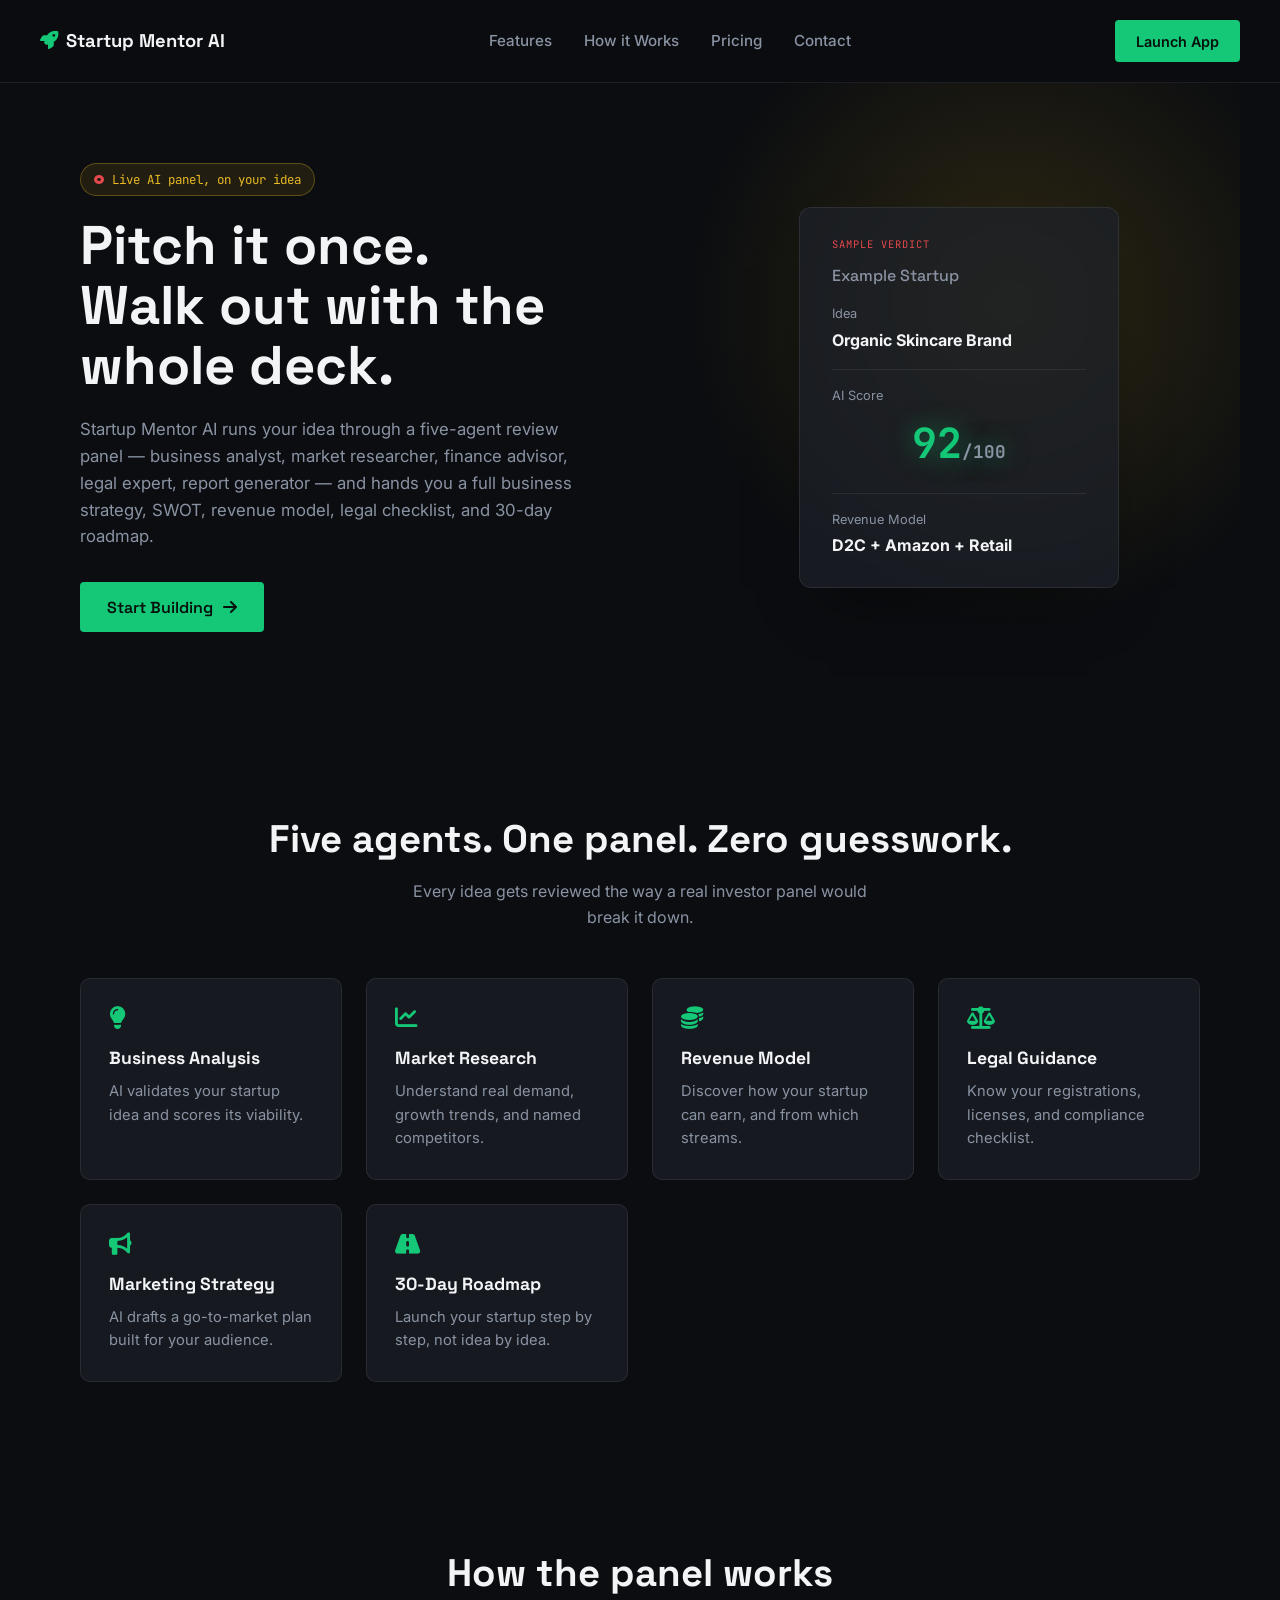
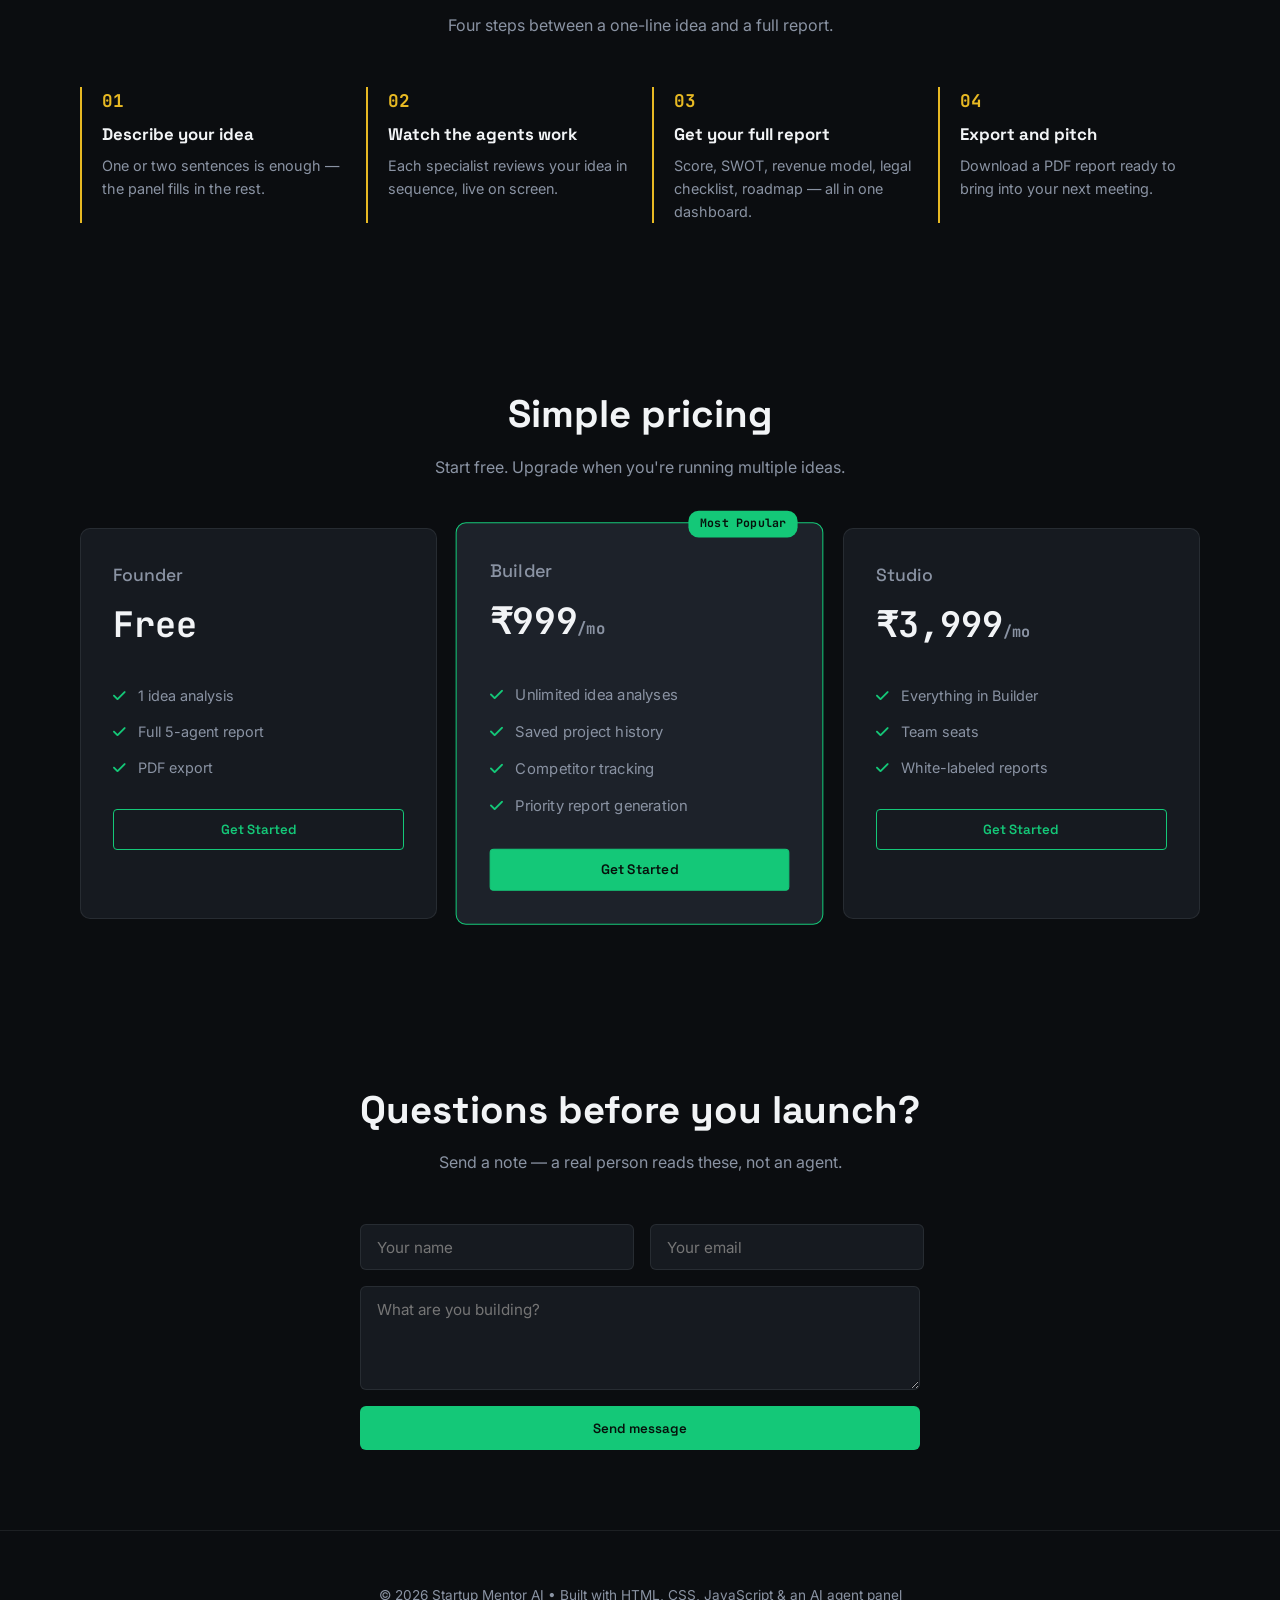
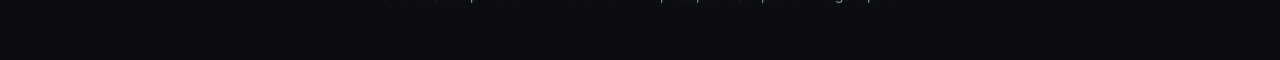
<file: public/index.html>
<!DOCTYPE html>
<html lang="en">

<head>

<meta charset="UTF-8">
<meta name="viewport" content="width=device-width, initial-scale=1.0">

<title>Startup Mentor AI — Pitch-Ready in Minutes</title>

<link rel="preconnect" href="https://fonts.googleapis.com">
<link rel="preconnect" href="https://fonts.gstatic.com" crossorigin>

<link href="https://fonts.googleapis.com/css2?family=Space+Grotesk:wght@500;600;700&family=Inter:wght@400;500;600;700&family=JetBrains+Mono:wght@500;700&display=swap" rel="stylesheet">

<link rel="stylesheet"
href="https://cdnjs.cloudflare.com/ajax/libs/font-awesome/6.6.0/css/all.min.css">

<link rel="stylesheet" href="css/style.css">

</head>

<body>

<nav>

<div class="logo">
<i class="fa-solid fa-rocket"></i>
Startup Mentor AI
</div>

<button class="navToggle" id="navToggle" aria-label="Toggle menu" aria-expanded="false">
<i class="fa-solid fa-bars"></i>
</button>

<ul id="navLinks">
<li><a href="#features">Features</a></li>
<li><a href="#how-it-works">How it Works</a></li>
<li><a href="#pricing">Pricing</a></li>
<li><a href="#contact">Contact</a></li>
</ul>

<a href="dashboard.html" class="startBtn">
Launch App
</a>

</nav>

<section class="hero">

<div class="spotlight" aria-hidden="true"></div>

<div class="left">

<span class="eyebrow"><i class="fa-solid fa-circle-dot"></i> Live AI panel, on your idea</span>

<h1>
Pitch it once.<br>Walk out with the whole deck.
</h1>

<p>
Startup Mentor AI runs your idea through a five-agent review panel — business
analyst, market researcher, finance advisor, legal expert, report generator —
and hands you a full business strategy, SWOT, revenue model, legal checklist,
and 30-day roadmap.
</p>

<a href="dashboard.html">
<button class="cta">
Start Building
<i class="fa-solid fa-arrow-right"></i>
</button>
</a>

</div>

<div class="right">

<div class="glass">

<div class="glass-tag">SAMPLE VERDICT</div>

<h3>
Example Startup
</h3>

<p class="glass-label">Idea</p>
<strong>Organic Skincare Brand</strong>

<hr>

<p class="glass-label">AI Score</p>
<h2 class="score-glow">92<span>/100</span></h2>

<hr>

<p class="glass-label">Revenue Model</p>
<strong>D2C + Amazon + Retail</strong>

</div>

</div>

</section>

<section class="features" id="features">

<h2>Five agents. One panel. Zero guesswork.</h2>
<p class="section-sub">Every idea gets reviewed the way a real investor panel would break it down.</p>

<div class="cards">

<div class="card">
<i class="fa-solid fa-lightbulb"></i>
<h3>Business Analysis</h3>
<p>AI validates your startup idea and scores its viability.</p>
</div>

<div class="card">
<i class="fa-solid fa-chart-line"></i>
<h3>Market Research</h3>
<p>Understand real demand, growth trends, and named competitors.</p>
</div>

<div class="card">
<i class="fa-solid fa-coins"></i>
<h3>Revenue Model</h3>
<p>Discover how your startup can earn, and from which streams.</p>
</div>

<div class="card">
<i class="fa-solid fa-scale-balanced"></i>
<h3>Legal Guidance</h3>
<p>Know your registrations, licenses, and compliance checklist.</p>
</div>

<div class="card">
<i class="fa-solid fa-bullhorn"></i>
<h3>Marketing Strategy</h3>
<p>AI drafts a go-to-market plan built for your audience.</p>
</div>

<div class="card">
<i class="fa-solid fa-road"></i>
<h3>30-Day Roadmap</h3>
<p>Launch your startup step by step, not idea by idea.</p>
</div>

</div>

</section>

<section class="how-it-works" id="how-it-works">

<h2>How the panel works</h2>
<p class="section-sub">Four steps between a one-line idea and a full report.</p>

<div class="steps">

<div class="step">
<div class="step-num">01</div>
<h3>Describe your idea</h3>
<p>One or two sentences is enough — the panel fills in the rest.</p>
</div>

<div class="step">
<div class="step-num">02</div>
<h3>Watch the agents work</h3>
<p>Each specialist reviews your idea in sequence, live on screen.</p>
</div>

<div class="step">
<div class="step-num">03</div>
<h3>Get your full report</h3>
<p>Score, SWOT, revenue model, legal checklist, roadmap — all in one dashboard.</p>
</div>

<div class="step">
<div class="step-num">04</div>
<h3>Export and pitch</h3>
<p>Download a PDF report ready to bring into your next meeting.</p>
</div>

</div>

</section>

<section class="pricing" id="pricing">

<h2>Simple pricing</h2>
<p class="section-sub">Start free. Upgrade when you're running multiple ideas.</p>

<div class="price-cards">

<div class="price-card">
<h3>Founder</h3>
<div class="price">Free</div>
<ul>
<li><i class="fa-solid fa-check"></i> 1 idea analysis</li>
<li><i class="fa-solid fa-check"></i> Full 5-agent report</li>
<li><i class="fa-solid fa-check"></i> PDF export</li>
</ul>
<a href="dashboard.html"><button class="price-btn">Get Started</button></a>
</div>

<div class="price-card featured">
<div class="badge">Most Popular</div>
<h3>Builder</h3>
<div class="price">₹999<span>/mo</span></div>
<ul>
<li><i class="fa-solid fa-check"></i> Unlimited idea analyses</li>
<li><i class="fa-solid fa-check"></i> Saved project history</li>
<li><i class="fa-solid fa-check"></i> Competitor tracking</li>
<li><i class="fa-solid fa-check"></i> Priority report generation</li>
</ul>
<a href="dashboard.html"><button class="price-btn">Get Started</button></a>
</div>

<div class="price-card">
<h3>Studio</h3>
<div class="price">₹3,999<span>/mo</span></div>
<ul>
<li><i class="fa-solid fa-check"></i> Everything in Builder</li>
<li><i class="fa-solid fa-check"></i> Team seats</li>
<li><i class="fa-solid fa-check"></i> White-labeled reports</li>
</ul>
<a href="dashboard.html"><button class="price-btn">Get Started</button></a>
</div>

</div>

</section>

<section class="contact" id="contact">

<h2>Questions before you launch?</h2>
<p class="section-sub">Send a note — a real person reads these, not an agent.</p>

<form class="contact-form" id="contactForm">
<div class="form-row">
<input type="text" placeholder="Your name" required>
<input type="email" placeholder="Your email" required>
</div>
<textarea placeholder="What are you building?" rows="4" required></textarea>
<button type="submit">Send message</button>
</form>

</section>

<footer>

<p>
© 2026 Startup Mentor AI • Built with HTML, CSS, JavaScript & an AI agent panel
</p>

</footer>

<script src="js/main.js"></script>

</body>

</html>
</file>
<file: public/css/style.css>
:root {
  --stage: #0B0D10;
  --panel: #161A20;
  --panel-2: #1D222A;
  --cash: #14C878;
  --gold: #E8B923;
  --danger: #E5484D;
  --ink: #F2F4F6;
  --muted: #8A93A3;
  --line: rgba(242, 244, 246, 0.08);

  --font-display: 'Space Grotesk', sans-serif;
  --font-body: 'Inter', sans-serif;
  --font-mono: 'JetBrains Mono', monospace;
}

* { box-sizing: border-box; }

html { scroll-behavior: smooth; }

body {
  margin: 0;
  background: var(--stage);
  color: var(--ink);
  font-family: var(--font-body);
  line-height: 1.6;
}

h1, h2, h3 { font-family: var(--font-display); margin: 0; }

a { color: inherit; text-decoration: none; }

/* ---------- Nav ---------- */
nav {
  display: flex;
  align-items: center;
  justify-content: space-between;
  padding: 1.25rem 2.5rem;
  position: sticky;
  top: 0;
  background: rgba(11, 13, 16, 0.85);
  backdrop-filter: blur(10px);
  z-index: 100;
  border-bottom: 1px solid var(--line);
}

.logo {
  font-family: var(--font-display);
  font-weight: 700;
  font-size: 1.15rem;
  display: flex;
  align-items: center;
  gap: 0.5rem;
}
.logo i { color: var(--cash); }

nav ul {
  list-style: none;
  display: flex;
  gap: 2rem;
  margin: 0; padding: 0;
}

nav ul a { color: var(--muted); font-weight: 500; font-size: 0.95rem; transition: color 0.15s ease; }
nav ul a:hover { color: var(--ink); }

.startBtn {
  background: var(--cash);
  color: #06110B;
  padding: 0.6rem 1.3rem;
  border-radius: 4px;
  font-weight: 600;
  font-size: 0.9rem;
}
.startBtn:hover { background: #12b56b; }

.navToggle {
  display: none;
  background: none; border: none; color: var(--ink);
  font-size: 1.3rem; cursor: pointer;
}

/* ---------- Hero ---------- */
.hero {
  position: relative;
  display: grid;
  grid-template-columns: 1.1fr 0.9fr;
  gap: 3rem;
  align-items: center;
  padding: 5rem 2.5rem 6rem;
  max-width: 1200px;
  margin: 0 auto;
  overflow: hidden;
}

.spotlight {
  position: absolute;
  top: -20%; right: -10%;
  width: 700px; height: 700px;
  background: radial-gradient(circle, rgba(232, 185, 35, 0.16) 0%, rgba(232, 185, 35, 0) 65%);
  pointer-events: none;
}

.eyebrow {
  display: inline-flex; align-items: center; gap: 0.5rem;
  font-family: var(--font-mono);
  font-size: 0.78rem;
  color: var(--gold);
  background: rgba(232, 185, 35, 0.1);
  border: 1px solid rgba(232, 185, 35, 0.3);
  padding: 0.35rem 0.8rem;
  border-radius: 20px;
  margin-bottom: 1.25rem;
}
.eyebrow i { font-size: 0.6rem; color: var(--danger); }

.hero h1 {
  font-size: clamp(2.4rem, 4.5vw, 3.4rem);
  font-weight: 700;
  line-height: 1.1;
  margin-bottom: 1.25rem;
}

.hero .left > p {
  color: var(--muted);
  font-size: 1.05rem;
  max-width: 46ch;
  margin-bottom: 2rem;
}

.cta {
  background: var(--cash);
  color: #06110B;
  border: none;
  padding: 0.9rem 1.7rem;
  font-family: var(--font-display);
  font-weight: 600;
  font-size: 1rem;
  border-radius: 4px;
  cursor: pointer;
  display: inline-flex;
  align-items: center;
  gap: 0.6rem;
  transition: transform 0.12s ease, background 0.15s ease;
}
.cta:hover { background: #12b56b; transform: translateY(-1px); }

.right { display: flex; justify-content: center; }

.glass {
  background: rgba(29, 34, 42, 0.7);
  border: 1px solid var(--line);
  backdrop-filter: blur(14px);
  border-radius: 12px;
  padding: 1.75rem 2rem;
  width: 100%;
  max-width: 320px;
  box-shadow: 0 30px 60px -30px rgba(0,0,0,0.6);
}

.glass-tag {
  font-family: var(--font-mono);
  font-size: 0.65rem;
  letter-spacing: 0.1em;
  color: var(--danger);
  margin-bottom: 0.6rem;
}

.glass h3 { font-size: 1rem; color: var(--muted); font-weight: 500; margin-bottom: 1rem; }
.glass-label { color: var(--muted); font-size: 0.8rem; margin: 0 0 0.2rem; }
.glass strong { font-size: 1rem; }
.glass hr { border: none; border-top: 1px solid var(--line); margin: 1rem 0; }

.score-glow {
  font-family: var(--font-mono);
  font-size: 2.6rem;
  color: var(--cash);
  text-shadow: 0 0 24px rgba(20, 200, 120, 0.5);
}
.score-glow span { font-size: 1.1rem; color: var(--muted); }

/* ---------- Section shared ---------- */
section { padding: 5rem 2.5rem; max-width: 1200px; margin: 0 auto; }

section h2 {
  font-size: clamp(1.8rem, 3vw, 2.4rem);
  text-align: center;
  margin-bottom: 0.6rem;
}

.section-sub {
  text-align: center;
  color: var(--muted);
  max-width: 50ch;
  margin: 0 auto 3rem;
}

/* ---------- Features ---------- */
.cards {
  display: grid;
  grid-template-columns: repeat(auto-fit, minmax(240px, 1fr));
  gap: 1.5rem;
}

.card {
  background: var(--panel);
  border: 1px solid var(--line);
  border-radius: 10px;
  padding: 1.75rem;
  transition: transform 0.15s ease, border-color 0.15s ease;
}
.card:hover { transform: translateY(-3px); border-color: rgba(20, 200, 120, 0.35); }

.card i {
  font-size: 1.4rem;
  color: var(--cash);
  margin-bottom: 0.9rem;
  display: block;
}

.card h3 { font-size: 1.1rem; margin-bottom: 0.5rem; }
.card p { color: var(--muted); font-size: 0.92rem; margin: 0; }

/* ---------- How it works ---------- */
.steps {
  display: grid;
  grid-template-columns: repeat(auto-fit, minmax(220px, 1fr));
  gap: 1.5rem;
}

.step {
  border-left: 2px solid var(--gold);
  padding-left: 1.25rem;
}

.step-num {
  font-family: var(--font-mono);
  color: var(--gold);
  font-weight: 700;
  font-size: 1.1rem;
  margin-bottom: 0.4rem;
}

.step h3 { font-size: 1.05rem; margin-bottom: 0.4rem; }
.step p { color: var(--muted); font-size: 0.9rem; margin: 0; }

/* ---------- Pricing ---------- */
.price-cards {
  display: grid;
  grid-template-columns: repeat(auto-fit, minmax(260px, 1fr));
  gap: 1.5rem;
}

.price-card {
  background: var(--panel);
  border: 1px solid var(--line);
  border-radius: 10px;
  padding: 2rem;
  position: relative;
}

.price-card.featured {
  border-color: var(--cash);
  background: var(--panel-2);
  transform: scale(1.03);
}

.badge {
  position: absolute; top: -12px; right: 1.5rem;
  background: var(--cash); color: #06110B;
  font-size: 0.7rem; font-weight: 700;
  padding: 0.25rem 0.7rem; border-radius: 10px;
  font-family: var(--font-mono);
}

.price-card h3 { font-size: 1.1rem; color: var(--muted); font-weight: 500; }
.price-card .price {
  font-family: var(--font-mono);
  font-size: 2.2rem;
  font-weight: 700;
  margin: 0.5rem 0 1.5rem;
}
.price-card .price span { font-size: 0.95rem; color: var(--muted); }

.price-card ul { list-style: none; padding: 0; margin: 0 0 1.5rem; }
.price-card li { padding: 0.4rem 0; color: var(--muted); font-size: 0.9rem; }
.price-card li i { color: var(--cash); margin-right: 0.5rem; }

.price-btn {
  width: 100%;
  background: transparent;
  border: 1.5px solid var(--cash);
  color: var(--cash);
  padding: 0.7rem;
  border-radius: 4px;
  font-family: var(--font-display);
  font-weight: 600;
  cursor: pointer;
}
.price-card.featured .price-btn { background: var(--cash); color: #06110B; }
.price-btn:hover { opacity: 0.85; }

/* ---------- Contact ---------- */
.contact-form {
  max-width: 560px;
  margin: 0 auto;
  display: flex;
  flex-direction: column;
  gap: 1rem;
}

.form-row { display: flex; gap: 1rem; }

.contact-form input, .contact-form textarea {
  background: var(--panel);
  border: 1px solid var(--line);
  border-radius: 6px;
  padding: 0.8rem 1rem;
  color: var(--ink);
  font-family: var(--font-body);
  font-size: 0.95rem;
  flex: 1;
  resize: vertical;
}
.contact-form input:focus-visible, .contact-form textarea:focus-visible { outline: 2px solid var(--cash); }

.contact-form button {
  background: var(--cash);
  color: #06110B;
  border: none;
  padding: 0.85rem;
  font-family: var(--font-display);
  font-weight: 600;
  border-radius: 6px;
  cursor: pointer;
}

/* ---------- Footer ---------- */
footer {
  text-align: center;
  padding: 2.5rem;
  color: var(--muted);
  font-size: 0.85rem;
  border-top: 1px solid var(--line);
}

/* ---------- Responsive ---------- */
@media (max-width: 900px) {
  .hero { grid-template-columns: 1fr; padding-top: 3rem; }
  .right { order: -1; }
}

@media (max-width: 720px) {
  .navToggle { display: block; }
  nav ul {
    display: none;
    position: absolute;
    top: 100%; left: 0; right: 0;
    background: var(--stage);
    flex-direction: column;
    padding: 1.5rem 2.5rem;
    border-bottom: 1px solid var(--line);
    gap: 1rem;
  }
  nav ul.open { display: flex; }
  .form-row { flex-direction: column; }
}

@media (prefers-reduced-motion: reduce) {
  html { scroll-behavior: auto; }
  .card, .cta { transition: none; }
}
</file>
